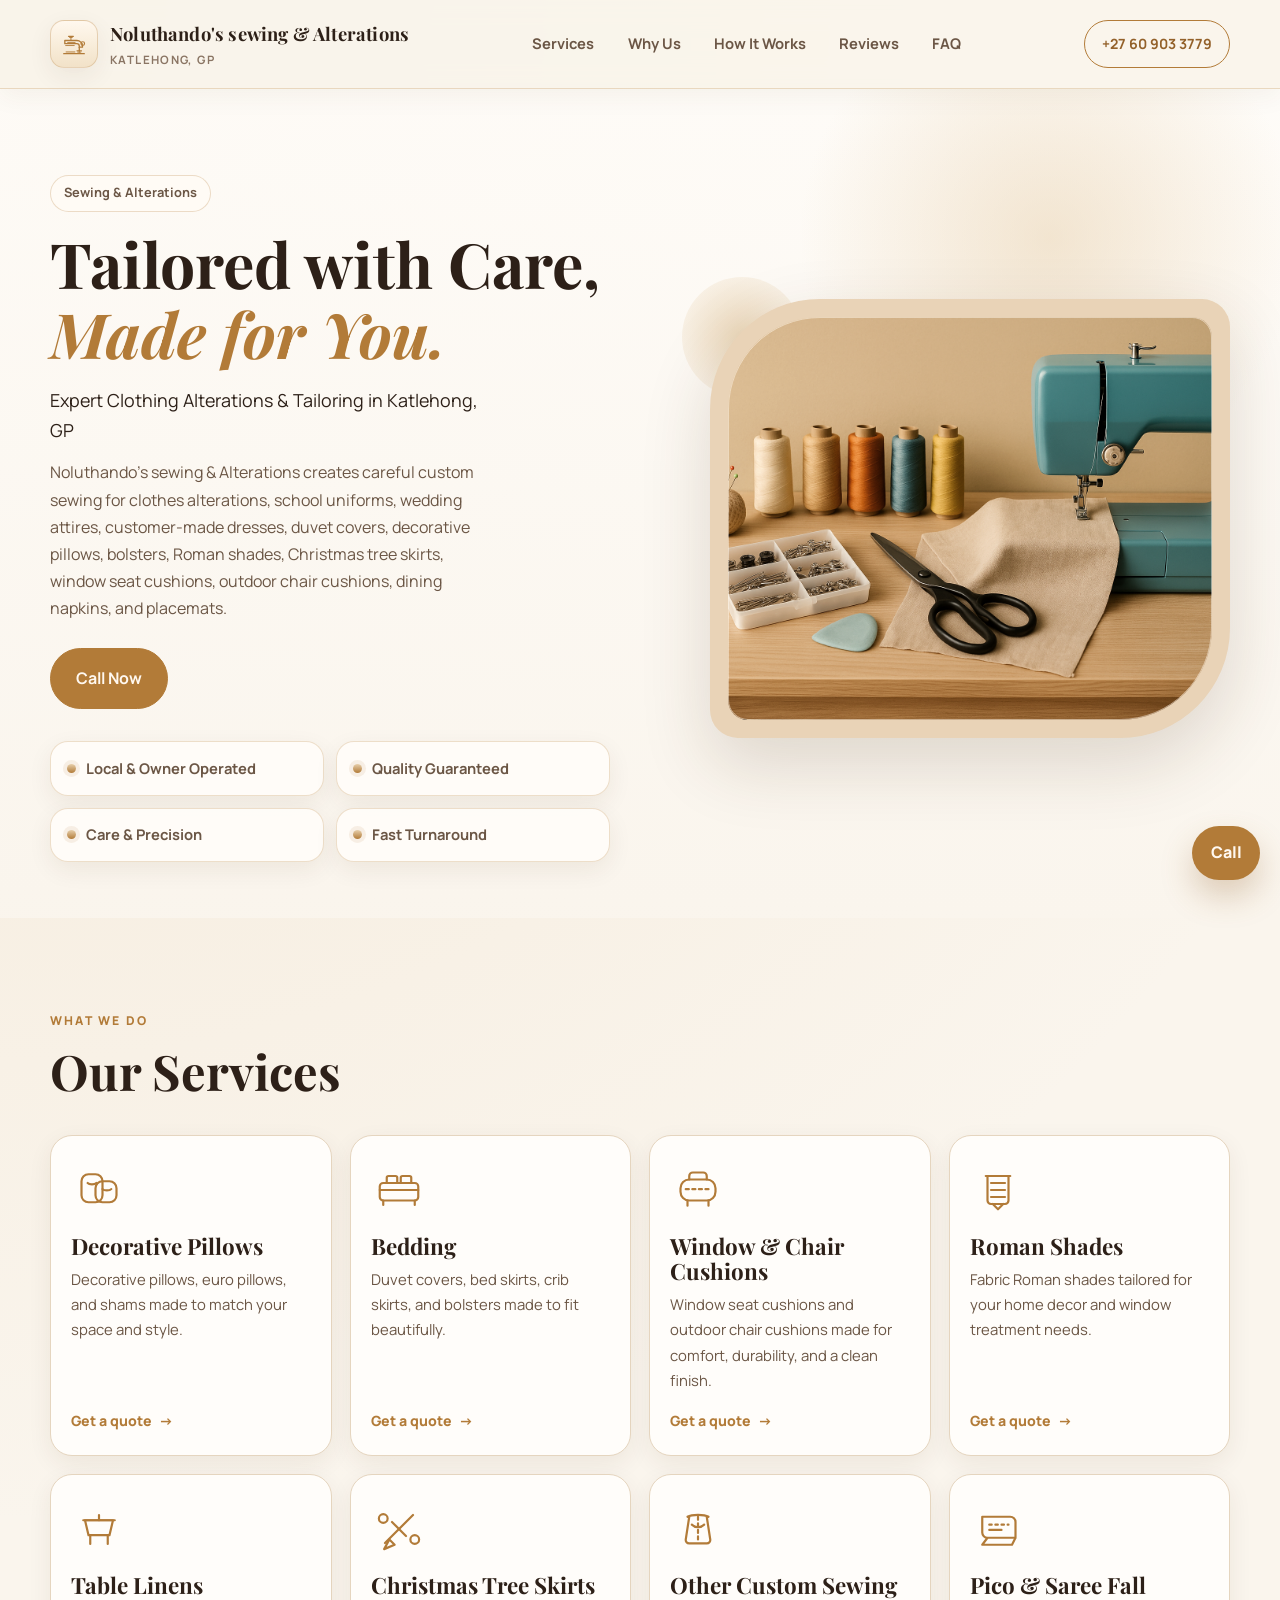
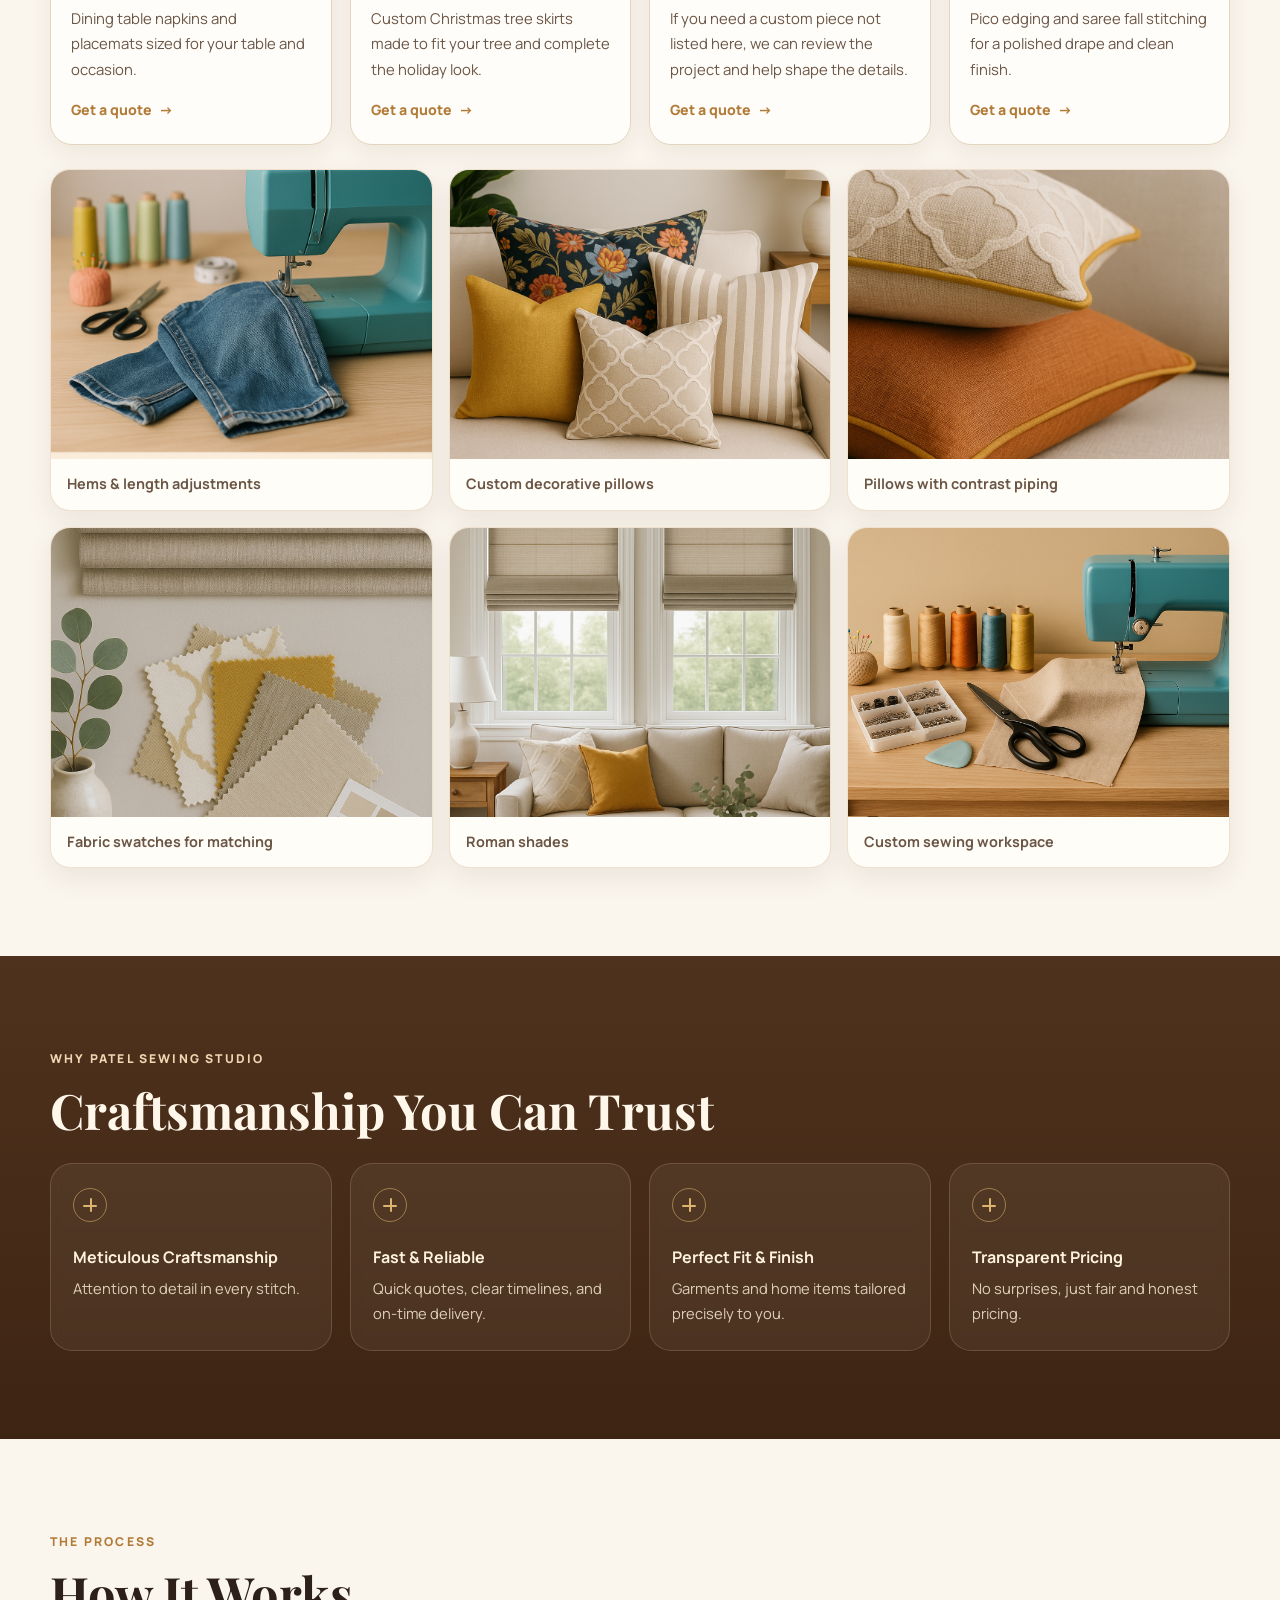
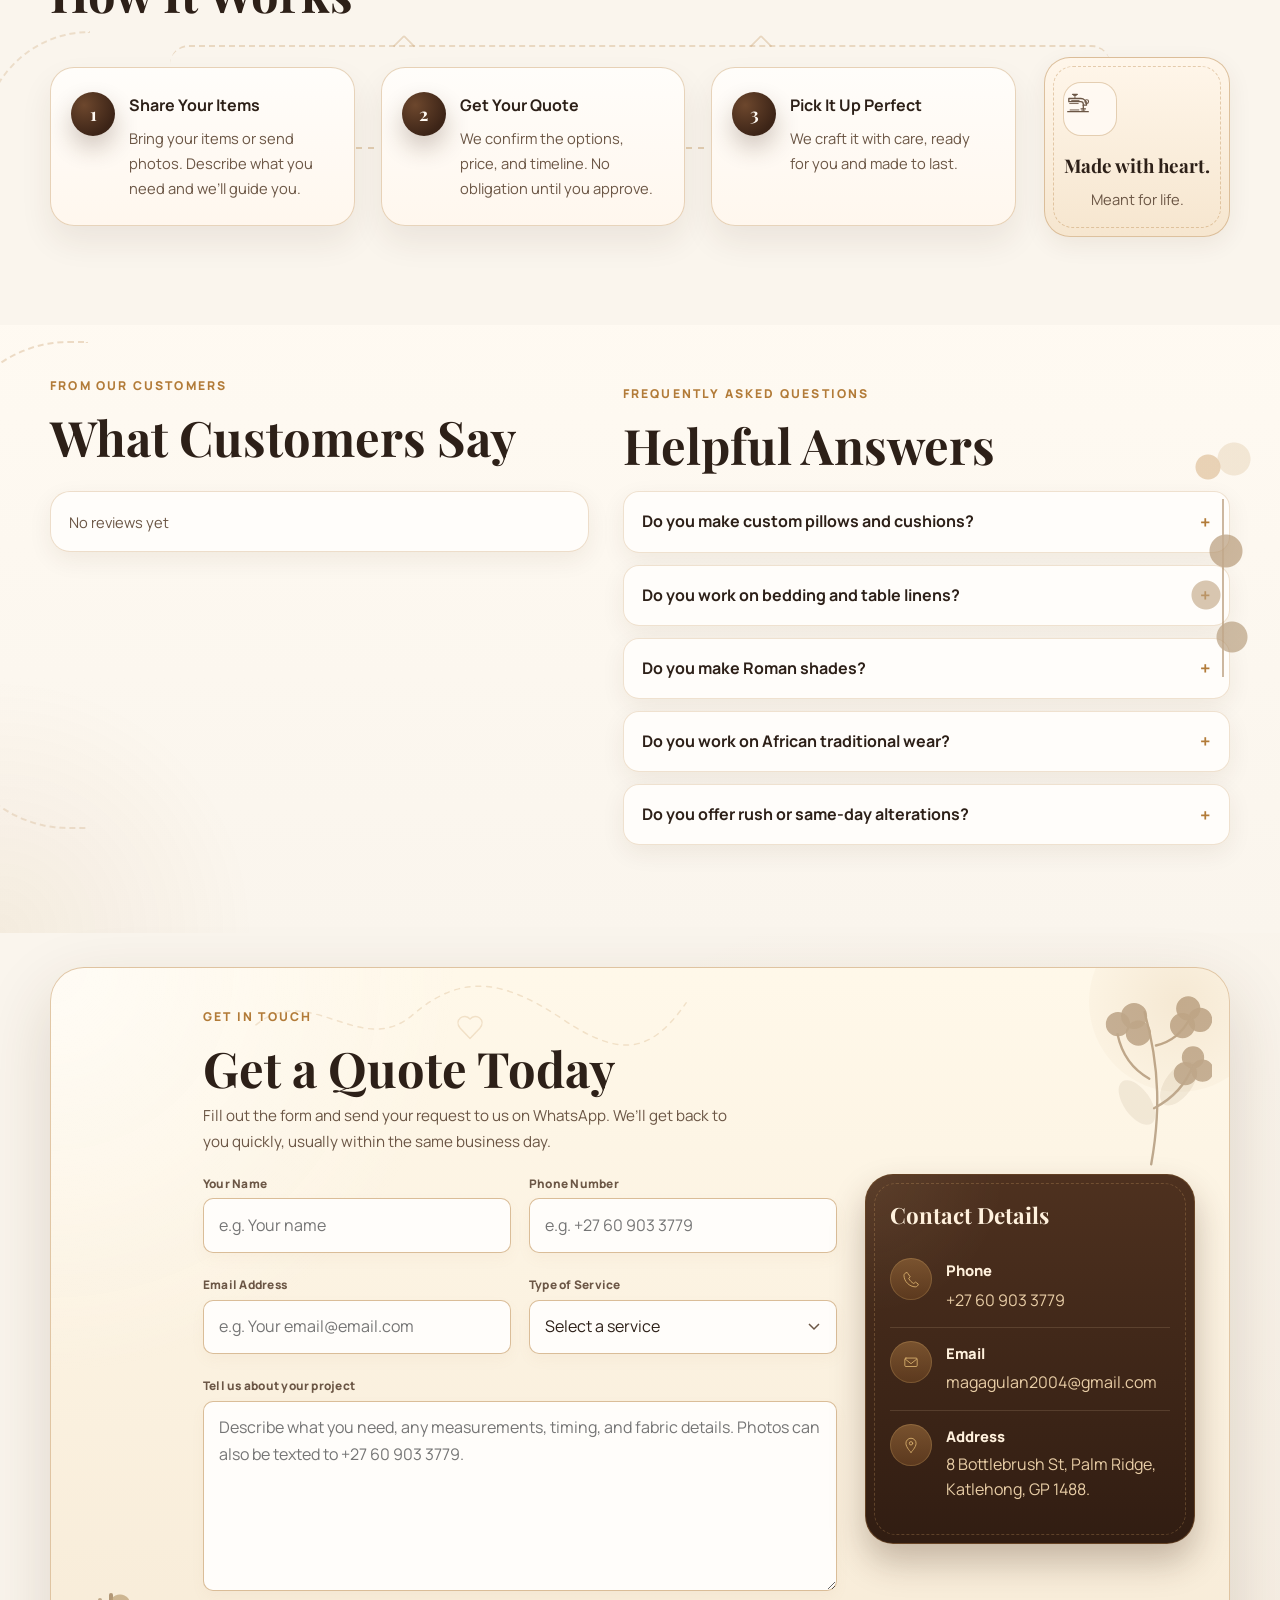
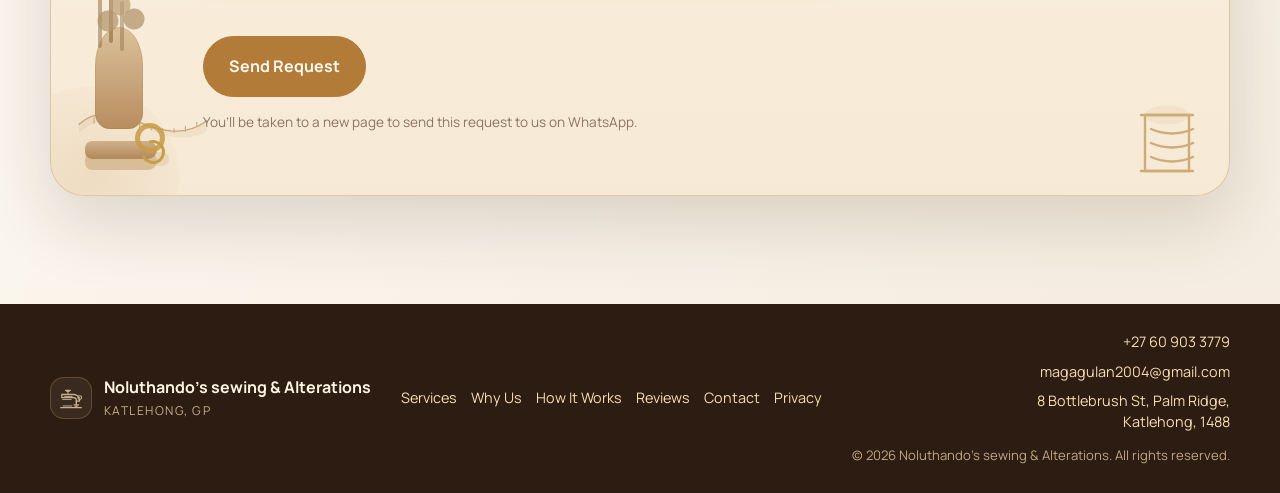
<file: index.html>
<!doctype html>
<html lang="en">

<head>
    <meta charset="utf-8">
    <meta name="viewport" content="width=device-width, initial-scale=1">
    <title>Noluthando's sewing & Alterations &amp; Custom Sewing in Katlehong, GP</title>
    <meta name="description" content="Noluthando's sewing & Alterations provides professional alterations and custom sewing in Katlehong, GP. Clothing, home decor, Indian wear, bedding, cushions, saree pico and fall, repairs, and more. Call +27 60 903 3779 or visit 8 Bottlebrush St, Palm Ridge, Katlehong, 1488.">
    <link rel="canonical" href="https://patelsewingstudio.com/">
    <meta property="og:title" content="Noluthando's sewing & Alterations &amp; Custom Sewing">
    <meta property="og:description" content="Custom sewing for clothing, home decor, and Indian wear in Katlehong, GP. Fast, precise, and local.">
    <meta property="og:type" content="website">
    <meta property="og:url" content="https://patelsewingstudio.com/">
    <meta property="og:image" content="https://patelsewingstudio.com/img/custom-sewing-workspace.png">
    <meta name="twitter:card" content="summary_large_image">
    <meta name="theme-color" content="#b27b38">
    <link rel="icon" href="data:image/svg+xml,<svg xmlns=%22http://www.w3.org/2000/svg%22 viewBox=%220 0 100 100%22><text y=%22.9em%22 font-size=%2290%22>%E2%9C%82%EF%B8%8F</text></svg>">
    <link rel="preconnect" href="https://fonts.googleapis.com">
    <link rel="preconnect" href="https://fonts.gstatic.com" crossorigin>
    <link rel="stylesheet" href="styles.css">
</head>

<body>
    <a class="skip-link" href="#main">Skip to content</a>

    <header class="site-header" role="banner" aria-label="Main header">
        <div class="wrap header-inner">
            <a class="logo" href="#" aria-label="Noluthando's sewing & Alterations home">
        <span class="logo-mark" aria-hidden="true">
          <span class="logo-icon"></span>
        </span>
        <span>
          <span class="logo-text">Noluthando's sewing & Alterations</span>
          <span class="logo-tagline">Katlehong, GP</span>
        </span>
      </a>

            <nav class="nav" role="navigation" aria-label="Primary">
                <button class="nav-toggle" aria-expanded="false" aria-controls="menu">Menu</button>
                <ul id="menu" class="menu">
                    <li><a href="#services">Services</a></li>
                    <li><a href="#why">Why Us</a></li>
                    <li><a href="#process">How It Works</a></li>
                    <li><a href="#reviews">Reviews</a></li>
                    <li><a href="#faqs">FAQ</a></li>
                    <!-- <li><a href="#contact" class="btn btn-small">Get a Free Quote</a></li> -->
                </ul>
            </nav>

            <div class="header-cta">
                <a class="btn btn-small btn-outline" href="tel:+27609033779" aria-label="Call Patel Sewing Studio at +27 60 903 3779">+27 60 903 3779</a>
            </div>
        </div>
    </header>

    <main id="main">
        <section class="hero">
            <div class="wrap hero-inner">
                <div class="hero-copy">
                    <span class="hero-eyebrow">Sewing &amp; Alterations</span>
                    <h1>Tailored with Care, <em>Made for You.</em></h1>
                    <p class="sub">Expert Clothing Alterations &amp; Tailoring in Katlehong, GP</p>
                    <p class="hero-note">Noluthando's sewing & Alterations creates careful custom sewing for clothes alterations, school uniforms, wedding attires, customer-made dresses, duvet covers, decorative pillows, bolsters, Roman shades, Christmas tree skirts, window seat cushions, outdoor chair cushions, dining
                        napkins, and placemats.</p>
                    <div class="hero-ctas">
                        <a class="btn btn-large" href="tel:+27609033779">Call Now</a>
                        <!-- <a class="btn btn-outline btn-large" href="#contact">Get a Free Quote</a> -->
                    </div>
                    <ul class="trust-badges" aria-label="Business highlights">
                        <li>Local &amp; Owner Operated</li>
                        <li>Quality Guaranteed</li>
                        <li>Care &amp; Precision</li>
                        <li>Fast Turnaround</li>
                    </ul>
                </div>

                <div class="hero-media">
                    <div class="hero-image-shell">
                        <img src="img/custom-sewing-workspace.png" alt="Sewing machine and colorful threads on a worktable" loading="eager" width="1200" height="700">
                    </div>
                </div>
            </div>
        </section>

        <section id="services" class="section">
            <div class="wrap">
                <span class="section-label">What We Do</span>
                <div class="section-heading">
                    <h2>Our Services</h2>
                    <!-- <p class="section-intro">Professional sewing for clothing, home decor, custom soft furnishings, Indian wear, and carefully tailored home projects.</p> -->
                </div>

                <div class="service-grid" role="list">
                    <article class="card service-card " role="listitem">
                        <img class="service-icon" src="icons/patel-sewing-studio/custom-pillows.svg" alt="" aria-hidden="true" width="56" height="56">
                        <h3>Decorative Pillows</h3>
                        <p>Decorative pillows, euro pillows, and shams made to match your space and style.</p>
                        <a href="#contact" class="card-cta">Get a quote</a>
                    </article>

                    <article class="card service-card " role="listitem">
                        <img class="service-icon" src="icons/patel-sewing-studio/bedding.svg" alt="" aria-hidden="true" width="56" height="56">
                        <h3>Bedding</h3>
                        <p>Duvet covers, bed skirts, crib skirts, and bolsters made to fit beautifully.</p>
                        <a href="#contact" class="card-cta">Get a quote</a>
                    </article>

                    <article class="card service-card " role="listitem">
                        <img class="service-icon" src="icons/patel-sewing-studio/indoor-outdoor-cushions.svg" alt="" aria-hidden="true" width="56" height="56">
                        <h3>Window &amp; Chair Cushions</h3>
                        <p>Window seat cushions and outdoor chair cushions made for comfort, durability, and a clean finish.</p>
                        <a href="#contact" class="card-cta">Get a quote</a>
                    </article>

                    <article class="card service-card " role="listitem">
                        <img class="service-icon" src="icons/patel-sewing-studio/faux-roman-shades.svg" alt="" aria-hidden="true" width="56" height="56">
                        <h3>Roman Shades</h3>
                        <p>Fabric Roman shades tailored for your home decor and window treatment needs.</p>
                        <a href="#contact" class="card-cta">Get a quote</a>
                    </article>

                    <article class="card service-card " role="listitem">
                        <img class="service-icon" src="icons/patel-sewing-studio/table-linens.svg" alt="" aria-hidden="true" width="56" height="56">
                        <h3>Table Linens</h3>
                        <p>Dining table napkins and placemats sized for your table and occasion.</p>
                        <a href="#contact" class="card-cta">Get a quote</a>
                    </article>

                    <article class="card service-card " role="listitem">
                        <img class="service-icon" src="icons/patel-sewing-studio/repairs-alterations.svg" alt="" aria-hidden="true" width="56" height="56">
                        <h3>Christmas Tree Skirts</h3>
                        <p>Custom Christmas tree skirts made to fit your tree and complete the holiday look.</p>
                        <a href="#contact" class="card-cta">Get a quote</a>
                    </article>

                    <article class="card service-card " role="listitem">
                        <img class="service-icon" src="icons/patel-sewing-studio/indian-traditional-repairs.svg" alt="" aria-hidden="true" width="56" height="56">
                        <h3>Other Custom Sewing</h3>
                        <p>If you need a custom piece not listed here, we can review the project and help shape the details.</p>
                        <a href="#contact" class="card-cta">Get a quote</a>
                    </article>

                    <article class="card service-card " role="listitem">
                        <img class="service-icon" src="icons/patel-sewing-studio/pico-stitch-saree-fall.svg" alt="" aria-hidden="true" width="56" height="56">
                        <h3>Pico &amp; Saree Fall</h3>
                        <p>Pico edging and saree fall stitching for a polished drape and clean finish.</p>
                        <a href="#contact" class="card-cta">Get a quote</a>
                    </article>
                </div>

                <div class="gallery" aria-label="Sample work">
                    <figure class="gallery-card">
                        <img src="img/hems-length-adjustments.png" alt="Denim jeans showing hems and length adjustments" width="420" height="280" loading="lazy">
                        <figcaption>Hems &amp; length adjustments</figcaption>
                    </figure>
                    <figure class="gallery-card">
                        <img src="img/decorative-pillows-set.png" alt="Custom decorative pillows arranged on a sofa" width="420" height="280" loading="lazy">
                        <figcaption>Custom decorative pillows</figcaption>
                    </figure>
                    <figure class="gallery-card">
                        <img src="img/custom-pillows-piping.png" alt="Pillows with contrast piping" width="420" height="280" loading="lazy">
                        <figcaption>Pillows with contrast piping</figcaption>
                    </figure>
                    <figure class="gallery-card">
                        <img src="img/roman-shades-fabric-swatches.png" alt="Fabric swatches for Roman shades and matching" width="420" height="280" loading="lazy">
                        <figcaption>Fabric swatches for matching</figcaption>
                    </figure>
                    <figure class="gallery-card">
                        <img src="img/roman-shades-living-room.png" alt="Roman shades above a living room sofa" width="420" height="280" loading="lazy">
                        <figcaption>Roman shades</figcaption>
                    </figure>
                    <figure class="gallery-card">
                        <img src="img/custom-sewing-workspace.png" alt="Sewing machine with fabric, scissors, and thread spools on a workspace table" width="420" height="280" loading="lazy">
                        <figcaption>Custom sewing workspace</figcaption>
                    </figure>
                </div>
            </div>
        </section>

        <section id="why" class="section craftsmanship-band">
            <div class="wrap">
                <span class="section-label section-label-light">Why Patel Sewing Studio</span>
                <h2>Craftsmanship You Can Trust</h2>
                <div class="benefits-grid">
                    <article class="benefit-item ">
                        <span class="benefit-mark" aria-hidden="true"></span>
                        <strong>Meticulous Craftsmanship</strong>
                        <p>Attention to detail in every stitch.</p>
                    </article>
                    <article class="benefit-item ">
                        <span class="benefit-mark" aria-hidden="true"></span>
                        <strong>Fast &amp; Reliable</strong>
                        <p>Quick quotes, clear timelines, and on-time delivery.</p>
                    </article>
                    <article class="benefit-item ">
                        <span class="benefit-mark" aria-hidden="true"></span>
                        <strong>Perfect Fit &amp; Finish</strong>
                        <p>Garments and home items tailored precisely to you.</p>
                    </article>
                    <article class="benefit-item ">
                        <span class="benefit-mark" aria-hidden="true"></span>
                        <strong>Transparent Pricing</strong>
                        <p>No surprises, just fair and honest pricing.</p>
                    </article>
                </div>
            </div>
        </section>

        <section id="process" class="section">
            <div class="wrap">
                <span class="section-label">The Process</span>
                <div class="section-heading centered">
                    <h2>How It Works</h2>
                </div>
                <div class="process-shell">
                    <span class="process-stitch process-stitch-left" aria-hidden="true"></span>
                    <span class="process-stitch process-stitch-top" aria-hidden="true"></span>
                    <ol class="steps">
                        <li>
                            <span class="step-number" aria-hidden="true">1</span>
                            <div class="step-copy">
                                <strong>Share Your Items</strong>
                                <p>Bring your items or send photos. Describe what you need and we&rsquo;ll guide you.</p>
                            </div>
                        </li>
                        <li>
                            <span class="step-number" aria-hidden="true">2</span>
                            <div class="step-copy">
                                <strong>Get Your Quote</strong>
                                <p>We confirm the options, price, and timeline. No obligation until you approve.</p>
                            </div>
                        </li>
                        <li>
                            <span class="step-number" aria-hidden="true">3</span>
                            <div class="step-copy">
                                <strong>Pick It Up Perfect</strong>
                                <p>We craft it with care, ready for you and made to last.</p>
                            </div>
                        </li>
                    </ol>
                    <aside class="process-badge " aria-hidden="true">
                        <span class="process-badge-icon">
              <span class="logo-icon"></span>
                        </span>
                        <strong>Made with heart.</strong>
                        <span>Meant for life.</span>
                    </aside>
                </div>
            </div>
        </section>

        <section id="reviews" class="section section-insights">
            <div class="wrap insights-grid">
                <div class="reviews-panel">
                    <span class="section-label">From Our Customers</span>
                    <div class="reviews-head">
                        <div>
                            <h2>What Customers Say</h2>
                            <!-- <p class="reviews-intro">Local clients trust Patel Sewing Studio for careful alterations, custom home sewing, and Indian wear finishing done with warmth and precision.</p> -->
                        </div>
                        <!-- <div class="reviews-score" aria-label="Five star customer satisfaction">
              <strong>5.0</strong>
              <span>Warm, precise service</span>
            </div> -->
                    </div>
                    <div class="testimonial-stack" role="list">
                        <blockquote class="review-card " role="listitem">
                            <!-- <div class="review-head">
                <div class="review-stars">
                  <span class="review-stars-text" aria-label="5 stars">★★★★★</span>
                  <span class="review-service">Alterations</span>
                </div>
                <footer class="review-meta">
                  <cite>— Amanda R., McKinney</cite>
                  <span>Next-day hem update</span>
                </footer>
              </div> -->
                            <!-- <p>&ldquo;Perfect hem and super fast — ready next day! Prices are fair and the finish looks factory-clean.&rdquo;</p> -->
                            <p>No reviews yet</p>
                        </blockquote>
                        <!-- <blockquote class="review-card " role="listitem">
              <div class="review-head">
                <div class="review-stars">
                  <span class="review-stars-text" aria-label="5 stars">★★★★★</span>
                  <span class="review-service">Custom Cushions</span>
                </div>
                <footer class="review-meta">
                  <cite>— Chris L., Allen</cite>
                  <span>Tailored sectional fit</span>
                </footer>
              </div>
              <p>&ldquo;Custom cushions fit my sectional exactly. Great quality fabric, very happy with the result!&rdquo;</p>
            </blockquote>
            <blockquote class="review-card " role="listitem">
              <div class="review-head">
                <div class="review-stars">
                  <span class="review-stars-text" aria-label="5 stars">★★★★★</span>
                  <span class="review-service">Indian Wear</span>
                </div>
                <footer class="review-meta">
                  <cite>— Neha P., McKinney</cite>
                  <span>Pico &amp; fall finishing</span>
                </footer>
              </div>
              <p>&ldquo;Beautiful saree pico &amp; fall — the drape is just perfect. Highly recommend for Indian wear!&rdquo;</p>
            </blockquote> -->
                    </div>
                </div>

                <div id="faqs" class="faq-panel">
                    <span class="section-label">Frequently Asked Questions</span>
                    <h2>Helpful Answers</h2>
                    <div class="faq-list">
                        <details>
                            <summary>Do you make custom pillows and cushions?</summary>
                            <p>Yes. We make custom pillows, lumbar pillows, indoor cushions, outdoor cushions, and soft furnishings based on your fabric, size, and style needs.</p>
                        </details>
                        <details>
                            <summary>Do you work on bedding and table linens?</summary>
                            <p>Yes. We work on bedspreads, duvet covers, bolsters, decorative shams, tablecloths, runners, and other custom home decor sewing projects.</p>
                        </details>
                        <details>
                            <summary>Do you make Roman shades?</summary>
                            <p>Yes. We can create Roman shades and fabric window treatments. Please share your measurements, fabric details, and style preference for a quote.</p>
                        </details>
                        <details>
                            <summary>Do you work on African traditional wear?</summary>
                            <p>Yes. We offer African traditional repairs and alterations, including xibelani, isidwaba, umbhaco, isiphephetu, mokorotlo, seshoeshoe, nwenda.</p>
                        </details>
                        <details>
                            <summary>Do you offer rush or same-day alterations?</summary>
                            <p>Same-day alterations may be available depending on the type of repair, fabric, and current workload. Please contact us with your item details and timeline so we can confirm availability.</p>
                        </details>
                    </div>
                </div>
            </div>
        </section>

        <section id="contact" class="section contact-section">
            <div class="wrap contact-shell">
                <span class="contact-decor contact-stitch decor-svg-stitch" aria-hidden="true"></span>
                <span class="contact-decor contact-measure decor-svg-measure" aria-hidden="true"></span>
                <span class="contact-decor contact-cotton decor-svg-cotton" aria-hidden="true"></span>
                <span class="contact-decor contact-spool decor-svg-spool" aria-hidden="true"></span>
                <div class="contact-header">
                    <span class="section-label">Get in Touch</span>
                    <h2>Get a Quote Today</h2>
                    <p class="section-intro">Fill out the form and send your request to us on WhatsApp. We&rsquo;ll get back to you quickly, usually within the same business day.</p>
                </div>

                <div class="contact-grid">
                    <div class="contact-form-shell">
                        <div class="contact-props" aria-hidden="true">
                            <span class="prop-vase"></span>
                            <span class="prop-books"></span>
                            <span class="prop-tape"></span>
                        </div>
                        <div class="quote-form-frame">
                            <form id="quoteForm" class="quote-form" action="send-request.html" method="get" novalidate aria-label="Quote request form">
                                <div class="quote-fields">
                                    <div class="field-group">
                                        <label for="name">Your Name</label>
                                        <input id="name" name="name" autocomplete="name" maxlength="120" required placeholder="e.g. Your name">
                                        <p class="field-error" id="nameError" aria-live="polite"></p>
                                    </div>
                                    <div class="field-group">
                                        <label for="phone">Phone Number</label>
                                        <input id="phone" name="phone" type="tel" inputmode="tel" autocomplete="tel" maxlength="30" placeholder="e.g. +27 60 903 3779">
                                        <p class="field-error" id="phoneError" aria-live="polite"></p>
                                    </div>
                                    <div class="field-group">
                                        <label for="email">Email Address</label>
                                        <input id="email" name="email" type="email" autocomplete="email" maxlength="254" placeholder="e.g. Your email@email.com">
                                        <p class="field-error" id="emailError" aria-live="polite"></p>
                                    </div>
                                    <div class="field-group">
                                        <label for="service">Type of Service</label>
                                        <select id="service" name="service" maxlength="120">
                      <option value="">Select a service</option>
                      <option>Decorative Pillows</option>
                      <option>Euro Pillows</option>
                      <option>Shams</option>
                      <option>Bedding</option>
                      <option>African traditional wear</option>
                      <option>Bed Skirts</option>
                      <option>Crib Skirts</option>
                      <option>Roman Shades</option>
                      <option>Christmas Tree Skirts</option>
                      <option>Window Seat Cushions</option>
                      <option>Outdoor Chair Cushions</option>
                      <option>Dining Table Napkins</option>
                      <option>Dining Table Placemats</option>
                      <option>Pico Stitch / Saree Fall Stitching</option>
                      <option>Other / Not Sure</option>
                    </select>
                                    </div>
                                    <div class="field-group field-span-2">
                                        <label for="message">Tell us about your project</label>
                                        <textarea id="message" name="message" rows="6" maxlength="4000" required placeholder="Describe what you need, any measurements, timing, and fabric details. Photos can also be texted to +27 60 903 3779."></textarea>
                                        <p class="field-error" id="messageError" aria-live="polite"></p>
                                    </div>
                                </div>

                                <div class="form-actions">
                                    <button class="btn btn-large" type="submit">Send Request</button>
                                    <p class="form-hint">You&rsquo;ll be taken to a new page to send this request to us on WhatsApp.</p>
                                    <p class="form-note" id="formStatus" role="status" aria-live="polite"></p>
                                </div>
                            </form>
                        </div>
                    </div>
                    <aside class="contact-info-card " aria-label="Contact details">
                        <h3>Contact Details</h3>
                        <ul class="contact-list">
                            <li>
                                <span class="contact-icon-card" aria-hidden="true">
                  <span class="quick-icon-mark icon-svg-phone" aria-hidden="true"></span>
                                </span>
                                <div class="contact-copy">
                                    <span class="contact-label">Phone</span>
                                    <a href="tel:+27609033779" aria-label="Call Patel Sewing Studio at +27 60 903 3779">+27 60 903 3779</a>
                                </div>
                            </li>
                            <li>
                                <span class="contact-icon-card" aria-hidden="true">
                  <span class="quick-icon-mark icon-svg-email" aria-hidden="true"></span>
                                </span>
                                <div class="contact-copy">
                                    <span class="contact-label">Email</span>
                                    <a href="mailto:magagulan2004@gmail.com" aria-label="Email Patel Sewing Studio at magagulan2004@gmail.com">magagulan2004@gmail.com</a>
                                </div>
                            </li>
                            <li>
                                <span class="contact-icon-card" aria-hidden="true">
                  <span class="quick-icon-mark icon-svg-location" aria-hidden="true"></span>
                                </span>
                                <div class="contact-copy">
                                    <span class="contact-label">Address</span>
                                    <a href="https://share.google/HpDAgYi86PDlcYdoL" target="_blank" rel="noopener" aria-label="Open Patel Sewing Studio location at 8 Bottlebrush St, Palm Ridge, Katlehong, 1488 in Google Maps. Opens in a new tab.">
                    <span>8 Bottlebrush St, Palm Ridge, Katlehong, GP 1488.</span>
                    <span></span>
                  </a>
                                </div>
                            </li>
                        </ul>
                    </aside>
                </div>
            </div>
        </section>
    </main>

    <footer class="site-footer">
        <div class="wrap footer-inner">
            <div class="footer-brand">
                <span class="logo-mark footer-logo" aria-hidden="true">
          <span class="logo-icon"></span>
                </span>
                <div>
                    <strong>Noluthando's sewing & Alterations</strong>
                    <span>Katlehong, GP</span>
                </div>
            </div>

            <nav class="footer-nav" aria-label="Footer">
                <a href="#services">Services</a>
                <a href="#why">Why Us</a>
                <a href="#process">How It Works</a>
                <a href="#reviews">Reviews</a>
                <a href="#contact">Contact</a>
                <a href="#" id="privacy-link">Privacy</a>
            </nav>

            <div class="footer-meta">
                <a href="tel:+27609033779" aria-label="Call Noluthando's sewing & Alterations at +27 60 903 3779">+27 60 903 3779</a>
                <a href="mailto:magagulan2004@gmail.com" aria-label="Email Noluthando's sewing & Alterations at magagulan2004@gmail.com">magagulan2004@gmail.com</a>
                <a href="https://share.google/HpDAgYi86PDlcYdoL" target="_blank" rel="noopener" class="footer-address" aria-label="Open Patel Sewing Studio location at 8 Bottlebrush St, Palm Ridge, Katlehong, 1488 in Google Maps. Opens in a new tab.">8 Bottlebrush St, Palm Ridge, Katlehong, 1488</a>
                <p class="footer-copy">© <span id="year"></span> Noluthando's sewing & Alterations. All rights reserved.</p>
            </div>
        </div>
    </footer>

    <a class="floating-call" href="tel:+27609033779" aria-label="Call Noluthando's sewing & Alterations at +27 60 903 3779">Call</a>
    <button id="scrollTop" aria-label="Scroll to top">↑</button>

    <script type="application/ld+json">
        {
            "@context": "https://schema.org",
            "@type": "LocalBusiness",
            "name": "Noluthando's sewing & Alterations",
            "image": "https://patelsewingstudio.com/img/custom-sewing-workspace.png",
            "telephone": "+27 60 903 3779",
            "email": "magagulan2004@gmail.com",
            "address": {
                "@type": "PostalAddress",
                "streetAddress": "8 Bottlebrush St, Palm Ridge, Katlehong.",
                "addressLocality": "Katlehong",
                "addressRegion": "GP",
                "postalCode": "1488",
                "addressCountry": "ZA"
            },
            "hasMap": "https://www.bing.com/maps/search?mepi=57%7E%7EEmbedded%7ELargeMapLink&ty=18&v=2&sV=1&FORM=MIRE&q=8+Bottlebrush+Street%2C+Palm+Ridge%2C+Katlehong%2C+1458&ppois=-26.3909759_28.1461262_8+Bottlebrush+Street%2C+Palm+Ridge%2C+Katlehong%2C+1458_%7E&cp=-26.390976%7E28.146126&lvl=16&style=r",
            "url": "https://patelsewingstudio.com/",
            "sameAs": []
        }
    </script>

    <script src="script.js" defer></script>
</body>

</html>
</file>
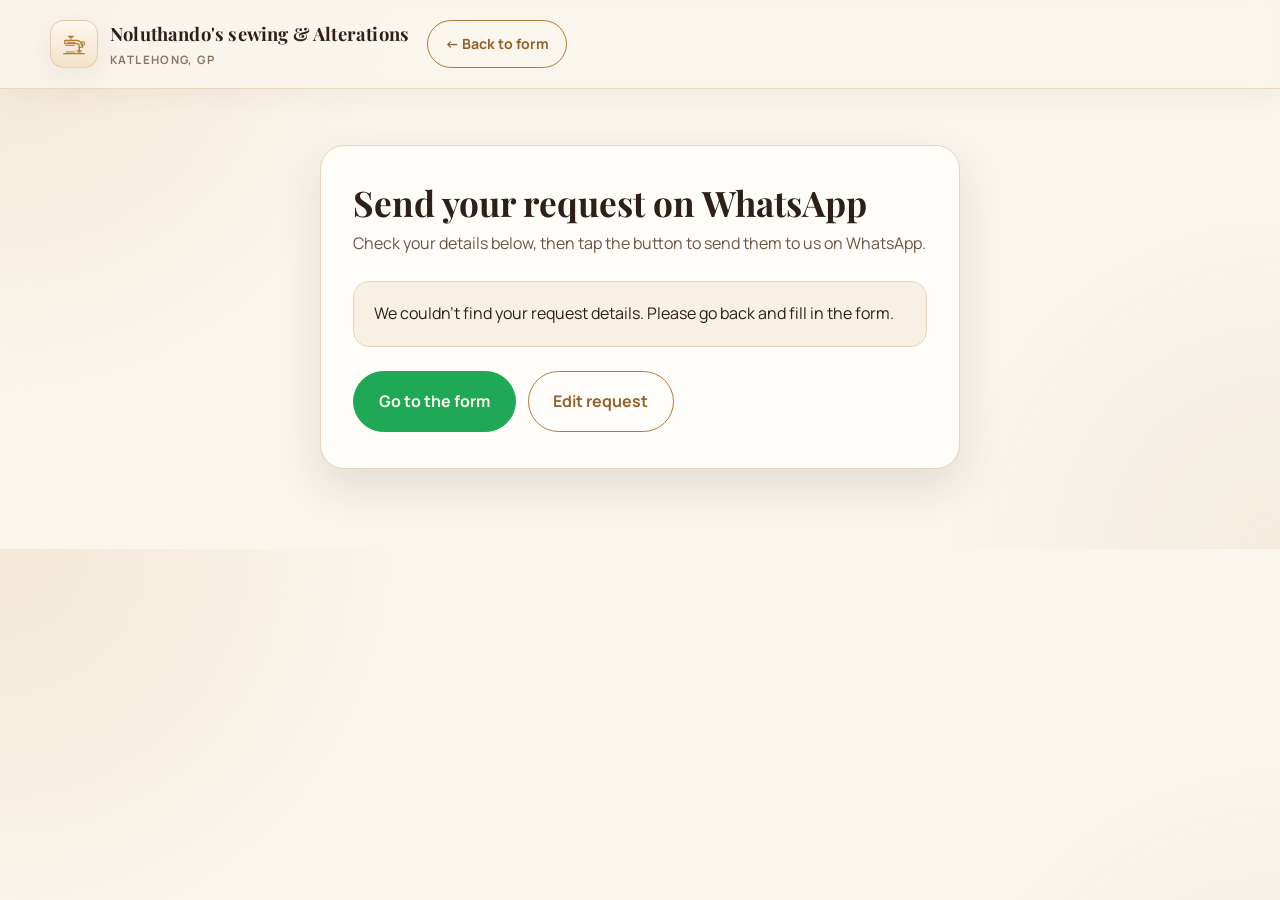
<file: send-request.html>
<!doctype html>
<html lang="en">

<head>
    <meta charset="utf-8">
    <meta name="viewport" content="width=device-width, initial-scale=1">
    <meta name="robots" content="noindex">
    <title>Send Your Request on WhatsApp | Noluthando's sewing &amp; Alterations</title>
    <meta name="theme-color" content="#b27b38">
    <link rel="stylesheet" href="styles.css">
</head>

<body>
    <header class="site-header" role="banner">
        <div class="wrap header-inner">
            <a class="logo" href="index.html" aria-label="Noluthando's sewing & Alterations home">
                <span class="logo-mark" aria-hidden="true"><span class="logo-icon"></span></span>
                <span>
                    <span class="logo-text">Noluthando's sewing &amp; Alterations</span>
                    <span class="logo-tagline">Katlehong, GP</span>
                </span>
            </a>
            <div class="header-cta">
                <a class="btn btn-small btn-outline" href="index.html#contact">&larr; Back to form</a>
            </div>
        </div>
    </header>

    <main class="request-page">
        <div class="wrap">
            <section class="request-card" aria-labelledby="req-title">
                <h1 id="req-title">Send your request on WhatsApp</h1>
                <p class="request-sub">Check your details below, then tap the button to send them to us on WhatsApp.</p>

                <dl class="request-summary" id="summary"></dl>

                <div class="request-actions">
                    <a class="btn btn-large btn-whatsapp" id="waButton" href="#" target="_blank" rel="noopener">Send on WhatsApp</a>
                    <a class="btn btn-large btn-outline" href="index.html#contact">Edit request</a>
                </div>
                <p class="request-note" id="requestNote">WhatsApp will open with your message already written. Just press send. You can also attach photos of your items in the chat.</p>
            </section>
        </div>
    </main>

    <script>
        (function () {
            var WHATSAPP_NUMBER = '27609033779'; // +27 60 903 3779
            var params = new URLSearchParams(window.location.search);
            var get = function (k) { return (params.get(k) || '').trim(); };

            var data = {
                name: get('name'),
                phone: get('phone'),
                email: get('email'),
                service: get('service'),
                message: get('message')
            };

            var summary = document.getElementById('summary');
            var button = document.getElementById('waButton');
            var note = document.getElementById('requestNote');

            if (!data.name || !data.message) {
                summary.innerHTML = '';
                var p = document.createElement('p');
                p.textContent = 'We couldn’t find your request details. Please go back and fill in the form.';
                summary.appendChild(p);
                button.textContent = 'Go to the form';
                button.removeAttribute('target');
                button.href = 'index.html#contact';
                note.hidden = true;
                return;
            }

            var rows = [
                ['Name', data.name],
                ['Phone', data.phone],
                ['Email', data.email],
                ['Service', data.service],
                ['Project details', data.message]
            ];
            rows.forEach(function (row) {
                if (!row[1]) return;
                var dt = document.createElement('dt');
                var dd = document.createElement('dd');
                dt.textContent = row[0];
                dd.textContent = row[1];
                summary.appendChild(dt);
                summary.appendChild(dd);
            });

            var lines = [
                'Hello Noluthando’s Sewing & Alterations, I’d like to request a quote.',
                '',
                'Name: ' + data.name
            ];
            if (data.phone) lines.push('Phone: ' + data.phone);
            if (data.email) lines.push('Email: ' + data.email);
            if (data.service) lines.push('Service: ' + data.service);
            lines.push('', 'Details:', data.message);

            button.href = 'https://wa.me/' + WHATSAPP_NUMBER + '?text=' + encodeURIComponent(lines.join('\n'));
        })();
    </script>
</body>

</html>
</file>
<file: styles.css>
@import url('https://fonts.googleapis.com/css2?family=Playfair+Display:ital,wght@0,600;0,700;0,800;1,600&family=Manrope:wght@400;500;600;700&display=swap');
:root {
    --bg: #faf5ed;
    --bg-soft: #f3eadc;
    --surface: #fffdfa;
    --surface-soft: #f8f0e4;
    --border: #e5d5bf;
    --border-strong: #d4b389;
    --text: #2d2018;
    --text-soft: #6b5645;
    --text-muted: #8a7564;
    --accent: #b27b38;
    --accent-deep: #93612a;
    --accent-pale: #e7cfab;
    --band: #5d3c22;
    --band-deep: #472c18;
    --radius-sm: 16px;
    --radius-md: 24px;
    --radius-lg: 42px;
    --shadow-sm: 0 8px 24px rgba(67, 42, 20, 0.07);
    --shadow-md: 0 18px 45px rgba(67, 42, 20, 0.12);
    --shadow-lg: 0 26px 70px rgba(67, 42, 20, 0.16);
    --transition: 0.28s ease;
}

*,
*::before,
*::after {
    box-sizing: border-box;
}

html {
    scroll-behavior: smooth;
}

body {
    margin: 0;
    min-width: 320px;
    font: 16px/1.7 "Manrope", "Segoe UI", sans-serif;
    color: var(--text);
    background: radial-gradient(circle at top left, rgba(231, 207, 171, 0.35), transparent 28%), radial-gradient(circle at bottom right, rgba(178, 123, 56, 0.08), transparent 24%), var(--bg);
}

img {
    display: block;
    max-width: 100%;
    height: auto;
}

a {
    color: var(--accent-deep);
    text-decoration: none;
}

a:hover,
a:focus-visible {
    text-decoration: underline;
}

.wrap {
    width: min(1180px, calc(100% - 40px));
    margin-inline: auto;
}

.section {
    padding: 88px 0;
}

h1,
h2,
h3 {
    margin: 0 0 0.5rem;
    font-family: "Playfair Display", Georgia, serif;
    line-height: 1.12;
    color: var(--text);
}

h1 {
    font-size: clamp(2.7rem, 6vw, 3.9rem);
}

h2 {
    font-size: clamp(2rem, 4vw, 3.05rem);
}

h3 {
    font-size: clamp(1.15rem, 2vw, 1.4rem);
}

p {
    margin: 0;
}

.section-heading {
    display: flex;
    justify-content: space-between;
    gap: 24px;
    align-items: end;
    margin-bottom: 28px;
}

.section-heading.centered {
    display: block;
    text-align: start;
}

.section-label {
    display: inline-block;
    margin-bottom: 0.8rem;
    font-size: 0.76rem;
    font-weight: 800;
    letter-spacing: 0.18em;
    text-transform: uppercase;
    color: var(--accent);
}

.section-label-light {
    color: #f1d7b2;
}

.section-intro {
    max-width: 52ch;
    color: var(--text-soft);
    font-size: 1rem;
}

.skip-link {
    position: absolute;
    left: -9999px;
    top: auto;
}

.skip-link:focus {
    left: 16px;
    top: 16px;
    z-index: 999;
    background: #fff;
    color: var(--text);
    padding: 0.7rem 0.9rem;
    border-radius: 10px;
    border: 1px solid var(--border-strong);
}

.btn {
    display: inline-flex;
    align-items: center;
    justify-content: center;
    gap: 10px;
    border: 1.5px solid var(--accent);
    border-radius: 999px;
    background: var(--accent);
    color: #fff8f0;
    padding: 0.9rem 1.45rem;
    font: inherit;
    font-size: 0.95rem;
    font-weight: 700;
    cursor: pointer;
    transition: transform var(--transition), box-shadow var(--transition), background var(--transition), border-color var(--transition);
}

.btn:hover,
.btn:focus-visible {
    background: var(--accent-deep);
    border-color: var(--accent-deep);
    box-shadow: 0 14px 30px rgba(146, 97, 42, 0.24);
    transform: translateY(-1px);
    text-decoration: none;
}

.btn-outline {
    background: transparent;
    color: var(--accent-deep);
}

.btn-outline:hover,
.btn-outline:focus-visible {
    color: #fff8f0;
}

.btn-small {
    padding: 0.72rem 1.05rem;
    font-size: 0.88rem;
}

.btn-large {
    padding: 1rem 1.55rem;
    font-size: 1rem;
}

.site-header {
    position: sticky;
    top: 0;
    z-index: 100;
    backdrop-filter: blur(14px);
    background: rgba(250, 245, 237, 0.9);
    border-bottom: 1px solid rgba(212, 179, 137, 0.45);
    box-shadow: 0 8px 24px rgba(79, 56, 29, 0.05);
}

.header-inner {
    display: grid;
    grid-template-columns: auto 1fr auto;
    align-items: center;
    gap: 18px;
    min-height: 88px;
}

.logo {
    display: inline-flex;
    align-items: center;
    gap: 12px;
    color: var(--text);
    text-decoration: none;
}

.logo-mark {
    display: inline-grid;
    place-items: center;
    width: 48px;
    height: 48px;
    border-radius: 14px;
    background: linear-gradient(180deg, #fff8ee 0%, #f2e2c8 100%);
    border: 1px solid rgba(212, 179, 137, 0.55);
    box-shadow: var(--shadow-sm);
}

.logo-icon {
    width: 28px;
    height: 28px;
    color: var(--accent);
    display: inline-flex;
    align-items: center;
    justify-content: center;
    flex-shrink: 0;
    background-color: currentColor;
    -webkit-mask: url("icons/patel-sewing-studio/sewing-machine-icon.svg") center / contain no-repeat;
    mask: url("icons/patel-sewing-studio/sewing-machine-icon.svg") center / contain no-repeat;
}

.logo-text {
    display: block;
    font-family: "Playfair Display", Georgia, serif;
    font-size: 1.15rem;
    font-weight: 700;
    letter-spacing: 0.01em;
}

.logo-tagline {
    display: block;
    margin-top: 0.05rem;
    font-size: 0.72rem;
    font-weight: 700;
    letter-spacing: 0.12em;
    text-transform: uppercase;
    color: var(--text-muted);
}

.nav {
    justify-self: center;
    position: relative;
}

.menu {
    display: flex;
    align-items: center;
    gap: 6px;
    list-style: none;
    margin: 0;
    padding: 0;
}

.menu a {
    display: inline-block;
    padding: 0.55rem 0.85rem;
    border-radius: 999px;
    color: var(--text-soft);
    font-size: 0.92rem;
    font-weight: 700;
    transition: background var(--transition), color var(--transition);
}

.menu a:hover,
.menu a:focus-visible,
.menu a.active {
    background: rgba(178, 123, 56, 0.12);
    color: var(--accent-deep);
    text-decoration: none;
}

.menu .btn {
    display: none;
}

.nav-toggle {
    display: none;
    border: 1px solid var(--border-strong);
    background: var(--surface);
    color: var(--text);
    padding: 0.7rem 0.95rem;
    border-radius: 12px;
    font: inherit;
    font-weight: 700;
    cursor: pointer;
}

.header-cta {
    display: flex;
    align-items: center;
    gap: 10px;
}

.hero {
    position: relative;
    padding: 44px 0 28px;
    overflow: hidden;
}

.hero::before {
    content: "";
    position: absolute;
    inset: 0;
    background: radial-gradient(circle at 82% 18%, rgba(231, 207, 171, 0.5), transparent 20%), linear-gradient(180deg, rgba(255, 253, 250, 0.88), rgba(250, 245, 237, 0.96));
    pointer-events: none;
}

.hero-inner {
    position: relative;
    z-index: 1;
    display: grid;
    grid-template-columns: minmax(0, 1fr) minmax(360px, 520px);
    align-items: center;
    gap: 42px;
    padding: 42px 0 28px;
}

.hero-copy {
    max-width: 560px;
}

.hero-eyebrow {
    display: inline-flex;
    align-items: center;
    padding: 0.4rem 0.8rem;
    margin-bottom: 1.1rem;
    border-radius: 999px;
    border: 1px solid rgba(178, 123, 56, 0.25);
    background: rgba(255, 251, 245, 0.92);
    color: var(--text-soft);
    font-size: 0.8rem;
    font-weight: 700;
}

.hero-copy h1 em {
    display: block;
    font-style: italic;
    color: var(--accent);
}

.sub {
    margin-top: 1rem;
    font-size: 1.12rem;
    color: var(--text);
    max-width: 41ch;
}

.hero-note {
    margin-top: 0.85rem;
    color: var(--text-soft);
    max-width: 44ch;
}

.hero-ctas {
    display: flex;
    flex-wrap: wrap;
    gap: 12px;
    margin-top: 1.6rem;
}

.trust-badges {
    display: grid;
    grid-template-columns: repeat(2, minmax(0, 1fr));
    gap: 12px;
    list-style: none;
    padding: 0;
    margin: 2rem 0 0;
}

.trust-badges li {
    display: flex;
    align-items: center;
    gap: 10px;
    padding: 0.85rem 1rem;
    border-radius: 18px;
    background: rgba(255, 253, 250, 0.88);
    border: 1px solid rgba(212, 179, 137, 0.42);
    color: var(--text-soft);
    box-shadow: var(--shadow-sm);
    font-size: 0.92rem;
    font-weight: 700;
}

.trust-badges li::before {
    content: "";
    width: 9px;
    height: 9px;
    border-radius: 50%;
    background: linear-gradient(180deg, var(--accent-pale), var(--accent));
    box-shadow: 0 0 0 4px rgba(178, 123, 56, 0.1);
    flex: 0 0 auto;
}

.hero-media {
    position: relative;
}

.hero-media::before {
    content: "";
    position: absolute;
    top: -22px;
    left: -28px;
    width: 120px;
    height: 120px;
    border-radius: 50%;
    background: radial-gradient(circle, rgba(231, 207, 171, 0.78), rgba(231, 207, 171, 0));
}

.hero-image-shell {
    position: relative;
    overflow: hidden;
    border-radius: 110px 28px 110px 28px;
    background: #e9d3b7;
    padding: 18px;
    box-shadow: var(--shadow-lg);
}

.hero-image-shell::after {
    content: "";
    position: absolute;
    inset: 18px;
    border: 1px solid rgba(255, 248, 236, 0.5);
    border-radius: 92px 20px 92px 20px;
    pointer-events: none;
}

.hero-image-shell img {
    width: 100%;
    aspect-ratio: 1.2 / 1;
    object-fit: cover;
    border-radius: 92px 20px 92px 20px;
    filter: saturate(0.94) sepia(0.09) contrast(1.01);
}

.service-grid {
    display: grid;
    grid-template-columns: repeat(4, minmax(0, 1fr));
    gap: 18px;
    align-items: stretch;
}

.card {
    background: var(--surface);
    border: 1px solid var(--border);
    border-radius: 22px;
    box-shadow: var(--shadow-sm);
}

.service-card {
    display: flex;
    flex-direction: column;
    height: 100%;
    padding: 26px 20px 22px;
    transition: transform var(--transition), box-shadow var(--transition), border-color var(--transition);
}

.service-card:hover,
.service-card:focus-within {
    transform: translateY(-4px);
    box-shadow: var(--shadow-md);
    border-color: var(--border-strong);
}

.service-icon {
    width: 56px;
    height: 56px;
    margin-bottom: 1rem;
}

.service-card p {
    flex: 1;
    color: var(--text-soft);
    font-size: 0.93rem;
    min-height: 0;
}

.card-cta {
    display: inline-flex;
    align-items: center;
    gap: 7px;
    margin-top: 1rem;
    color: var(--accent);
    font-size: 0.88rem;
    font-weight: 800;
}

.card-cta::after {
    content: "→";
    transition: transform var(--transition);
}

.card-cta:hover::after,
.card-cta:focus-visible::after {
    transform: translateX(3px);
}

.gallery {
    display: grid;
    grid-template-columns: repeat(3, minmax(0, 1fr));
    gap: 16px;
    margin-top: 24px;
}

.gallery-card {
    margin: 0;
    overflow: hidden;
    border-radius: 20px;
    border: 1px solid rgba(212, 179, 137, 0.38);
    background: #fffdf8;
    box-shadow: 0 10px 28px rgba(67, 42, 20, 0.08);
    display: flex;
    flex-direction: column;
    transition: transform var(--transition), box-shadow var(--transition), border-color var(--transition);
}

.gallery-card:hover,
.gallery-card:focus-within {
    transform: translateY(-3px);
    box-shadow: 0 18px 36px rgba(67, 42, 20, 0.14);
    border-color: rgba(212, 179, 137, 0.68);
}

.gallery-card img {
    width: 100%;
    aspect-ratio: 1.08 / 0.82;
    object-fit: cover;
}

.gallery-card figcaption {
    padding: 0.95rem 1rem 1rem;
    font-size: 0.9rem;
    font-weight: 700;
    color: var(--text-soft);
    line-height: 1.35;
}

.craftsmanship-band {
    background: linear-gradient(180deg, rgba(78, 50, 29, 0.98), rgba(61, 36, 18, 0.98)), var(--band);
    color: #fff7ea;
}

.craftsmanship-band h2 {
    color: #fff7ea;
}

.benefits-grid {
    display: grid;
    grid-template-columns: repeat(4, minmax(0, 1fr));
    gap: 18px;
    margin-top: 1.6rem;
}

.benefit-item {
    padding: 24px 22px;
    border-radius: 22px;
    border: 1px solid rgba(241, 215, 178, 0.18);
    background: rgba(255, 248, 235, 0.06);
    backdrop-filter: blur(5px);
}

.benefit-mark {
    display: inline-block;
    width: 34px;
    height: 34px;
    margin-bottom: 0.85rem;
    border-radius: 50%;
    border: 1px solid rgba(221, 180, 111, 0.55);
    position: relative;
}

.benefit-mark::before,
.benefit-mark::after {
    content: "";
    position: absolute;
    background: #ddb46f;
    border-radius: 999px;
}

.benefit-mark::before {
    width: 14px;
    height: 2px;
    top: 16px;
    left: 9px;
}

.benefit-mark::after {
    width: 2px;
    height: 14px;
    top: 9px;
    left: 16px;
}

.benefit-item strong {
    display: block;
    margin-bottom: 0.35rem;
    font-size: 1rem;
    color: #fff2de;
}

.benefit-item p {
    color: rgba(255, 242, 222, 0.82);
    font-size: 0.92rem;
}

.steps {
    display: grid;
    grid-template-columns: repeat(3, minmax(0, 1fr));
    gap: 26px;
    list-style: none;
    margin: 0;
    padding: 0;
}

.process-shell {
    position: relative;
    display: grid;
    grid-template-columns: minmax(0, 1fr) 186px;
    align-items: center;
    gap: 28px;
    padding-top: 8px;
}

.process-stitch {
    position: absolute;
    pointer-events: none;
    opacity: 0.7;
}

.process-stitch-left {
    left: -68px;
    top: -18px;
    width: 108px;
    height: 210px;
    border-left: 2px dashed rgba(178, 123, 56, 0.28);
    border-top: 2px dashed rgba(178, 123, 56, 0.28);
    border-radius: 120px 0 0 0;
}

.process-stitch-top {
    left: 120px;
    right: 120px;
    top: -4px;
    height: 38px;
    border-top: 2px dashed rgba(178, 123, 56, 0.34);
    border-radius: 999px;
}

.process-stitch-top::before,
.process-stitch-top::after {
    content: "";
    position: absolute;
    top: -9px;
    width: 16px;
    height: 16px;
    border: 2px solid rgba(178, 123, 56, 0.36);
    border-bottom: 0;
    border-right: 0;
    transform: rotate(45deg);
    border-radius: 2px 0 0 0;
}

.process-stitch-top::before {
    left: 24%;
}

.process-stitch-top::after {
    left: 62%;
}

.steps li {
    position: relative;
    display: flex;
    align-items: flex-start;
    gap: 14px;
    padding: 24px 20px;
    border-radius: 24px;
    background: linear-gradient(180deg, #fffdfa 0%, #fff7ee 100%);
    border: 1px solid rgba(212, 179, 137, 0.55);
    box-shadow: 0 16px 32px rgba(67, 42, 20, 0.08);
    text-align: left;
}

.steps li::after {
    content: "";
    position: absolute;
    top: 50%;
    right: -20px;
    width: 18px;
    border-top: 2px dashed rgba(178, 123, 56, 0.32);
}

.steps li:last-child::after {
    display: none;
}

.step-number {
    display: inline-grid;
    place-items: center;
    width: 44px;
    height: 44px;
    margin-bottom: 0;
    border-radius: 50%;
    flex: 0 0 auto;
    background: radial-gradient(circle at 30% 30%, #6d472d, #3c2417 72%);
    color: #fff9f2;
    font-family: "Playfair Display", Georgia, serif;
    font-size: 1.12rem;
    font-weight: 700;
    box-shadow: 0 12px 24px rgba(61, 36, 18, 0.24);
}

.step-copy {
    flex: 1 1 auto;
}

.steps li strong {
    display: block;
    margin-bottom: 0.42rem;
}

.steps li p {
    color: var(--text-soft);
    font-size: 0.92rem;
    max-width: 22ch;
}

.process-badge {
    position: relative;
    padding: 24px 18px;
    border-radius: 26px;
    background: linear-gradient(180deg, #fff6ea 0%, #f6e6cf 100%);
    border: 1px solid rgba(212, 179, 137, 0.78);
    box-shadow: var(--shadow-sm);
    text-align: center;
}

.process-badge::before {
    content: "";
    position: absolute;
    inset: 8px;
    border-radius: 20px;
    border: 1px dashed rgba(178, 123, 56, 0.34);
    pointer-events: none;
}

.process-badge-icon {
    display: inline-grid;
    place-items: center;
    width: 54px;
    height: 54px;
    margin-bottom: 0.9rem;
    border-radius: 18px;
    background: rgba(255, 250, 244, 0.92);
    border: 1px solid rgba(212, 179, 137, 0.62);
}

.process-badge strong,
.process-badge span {
    display: block;
}

.process-badge strong {
    font-family: "Playfair Display", Georgia, serif;
    font-size: 1.18rem;
    color: var(--text);
}

.process-badge span:last-child {
    margin-top: 0.32rem;
    color: var(--text-soft);
    font-size: 0.92rem;
}

.section-insights {
    position: relative;
    padding-top: 46px;
    background: radial-gradient(circle at left bottom, rgba(178, 123, 56, 0.08), transparent 18%), linear-gradient(180deg, rgba(255, 250, 242, 0.94), rgba(250, 245, 237, 1));
}

.section-insights::before {
    content: "";
    position: absolute;
    left: -52px;
    top: 16px;
    width: 140px;
    height: calc(100% - 120px);
    border-left: 2px dashed rgba(178, 123, 56, 0.24);
    border-top: 2px dashed rgba(178, 123, 56, 0.24);
    border-bottom: 2px dashed rgba(178, 123, 56, 0.18);
    border-radius: 120px 0 0 120px;
    pointer-events: none;
}

.section-insights::after {
    content: "";
    position: absolute;
    right: 14px;
    top: 116px;
    width: 82px;
    height: 260px;
    background: radial-gradient(circle at 24px 26px, rgba(223, 192, 154, 0.95) 0 12px, transparent 13px), radial-gradient(circle at 50px 18px, rgba(237, 221, 198, 0.92) 0 16px, transparent 17px), linear-gradient(180deg, rgba(173, 140, 103, 0.85), rgba(173, 140, 103, 0.85)) 38px 58px / 2px 178px no-repeat, radial-gradient(circle at 42px 110px, rgba(176, 145, 109, 0.88) 0 16px, transparent 17px), radial-gradient(circle at 22px 154px, rgba(191, 164, 130, 0.86) 0 14px, transparent 15px), radial-gradient(circle at 48px 196px, rgba(175, 147, 112, 0.84) 0 15px, transparent 16px);
    opacity: 0.72;
    pointer-events: none;
}

.insights-grid {
    display: grid;
    grid-template-columns: minmax(0, 0.94fr) minmax(0, 1.06fr);
    gap: 34px;
    align-items: start;
}

.reviews-head {
    display: flex;
    align-items: end;
    justify-content: space-between;
    gap: 18px;
}

.reviews-intro {
    max-width: 52ch;
    margin-top: 0.6rem;
    color: var(--text-soft);
}

.reviews-score {
    flex: 0 0 auto;
    min-width: 150px;
    padding: 16px 18px;
    border-radius: 22px;
    border: 1px solid rgba(212, 179, 137, 0.45);
    background: rgba(255, 253, 249, 0.94);
    box-shadow: var(--shadow-sm);
    text-align: center;
}

.reviews-score strong,
.reviews-score span {
    display: block;
}

.reviews-score strong {
    font-family: "Playfair Display", Georgia, serif;
    font-size: 2rem;
    line-height: 1;
    color: var(--accent-deep);
}

.reviews-score span {
    margin-top: 0.35rem;
    color: var(--text-soft);
    font-size: 0.84rem;
    font-weight: 700;
}

.testimonial-stack {
    display: grid;
    grid-template-columns: 1fr;
    gap: 14px;
    margin-top: 1.2rem;
}

.review-card {
    position: relative;
    margin: 0;
    padding: 18px 18px 16px;
    border-radius: 20px;
    border: 1px solid rgba(212, 179, 137, 0.42);
    background: rgba(255, 253, 250, 0.98);
    box-shadow: var(--shadow-sm);
}

/* .review-card::before {
  content: "";
  position: absolute;
  inset: 0 0 auto 0;
  height: 4px;
  border-radius: 20px 20px 0 0;
  background: linear-gradient(90deg, rgba(178, 123, 56, 0.9), rgba(224, 184, 122, 0.72));
} */

.review-head {
    display: flex;
    align-items: start;
    justify-content: space-between;
    gap: 14px 18px;
}

.review-stars {
    display: flex;
    flex-wrap: wrap;
    align-items: center;
    gap: 10px;
}

.review-stars-text {
    color: var(--accent);
    letter-spacing: 0.18em;
    font-size: 0.86rem;
}

.review-service {
    display: inline-flex;
    align-items: center;
    padding: 0.3rem 0.65rem;
    border-radius: 999px;
    background: rgba(178, 123, 56, 0.1);
    color: var(--accent-deep);
    font-size: 0.74rem;
    font-weight: 800;
}

.review-card p {
    /* margin-top: 0.85rem; */
    color: var(--text-soft);
    font-size: 0.92rem;
    max-width: 60ch;
}

.review-meta {
    display: flex;
    flex-wrap: wrap;
    align-items: center;
    justify-content: flex-end;
    gap: 8px 14px;
}

.review-card cite {
    color: var(--text-muted);
    font-style: normal;
    font-weight: 600;
    font-size: 0.84rem;
}

.review-meta span {
    color: var(--accent-deep);
    font-size: 0.78rem;
    font-weight: 700;
}

.faq-panel {
    padding: 8px 0 0;
}

.faq-list {
    display: grid;
    gap: 12px;
    margin-top: 1.2rem;
}

details {
    border-radius: 16px;
    border: 1px solid rgba(212, 179, 137, 0.38);
    background: rgba(255, 253, 250, 0.98);
    box-shadow: var(--shadow-sm);
    overflow: hidden;
}

summary {
    display: flex;
    align-items: center;
    justify-content: space-between;
    gap: 18px;
    padding: 1rem 1.15rem;
    font-weight: 700;
    list-style: none;
    cursor: pointer;
    color: var(--text);
}

summary::-webkit-details-marker {
    display: none;
}

summary::after {
    content: "+";
    flex: 0 0 auto;
    color: var(--accent);
    font-size: 1.15rem;
    line-height: 1;
    transition: transform var(--transition);
}

details[open] summary::after {
    transform: rotate(45deg);
}

details p {
    padding: 0 1.15rem 1.1rem;
    color: var(--text-soft);
    font-size: 0.94rem;
}

.contact-section {
    padding-top: 34px;
    padding-bottom: 108px;
}

.contact-shell {
    position: relative;
    overflow: hidden;
    padding: 34px 34px 24px;
    border-radius: 34px;
    background: radial-gradient(circle at top left, rgba(255, 255, 255, 0.55), transparent 28%), linear-gradient(180deg, rgba(255, 248, 233, 0.98), rgba(246, 233, 212, 0.98));
    border: 1px solid rgba(212, 179, 137, 0.7);
    box-shadow: var(--shadow-lg);
}

.contact-shell::before,
.contact-shell::after {
    content: "";
    position: absolute;
    width: 180px;
    height: 180px;
    border-radius: 50%;
    background: radial-gradient(circle, rgba(178, 123, 56, 0.12), rgba(178, 123, 56, 0));
    pointer-events: none;
}

.contact-shell::before {
    left: -52px;
    bottom: -72px;
}

.contact-shell::after {
    right: -40px;
    top: -56px;
}

.contact-header {
    position: relative;
    z-index: 1;
    max-width: 620px;
    margin: 0 0 1.15rem 118px;
}

.contact-header .section-intro {
    max-width: 60ch;
    font-size: 0.95rem;
}

.contact-grid {
    position: relative;
    z-index: 1;
    display: grid;
    grid-template-columns: minmax(0, 1fr) 330px;
    gap: 28px;
    align-items: start;
}

.contact-form-shell {
    position: relative;
    padding-left: 118px;
}

.contact-decor {
    position: absolute;
    pointer-events: none;
    color: rgba(183, 135, 70, 0.95);
    background-color: currentColor;
    mask-repeat: no-repeat;
    mask-position: center;
    mask-size: contain;
    -webkit-mask-repeat: no-repeat;
    -webkit-mask-position: center;
    -webkit-mask-size: contain;
}

.decor-svg-measure {
    mask-image: url("icons/patel_sewing_studio_all_svg_assets/decorative/measuring-tape.svg");
    -webkit-mask-image: url("icons/patel_sewing_studio_all_svg_assets/decorative/measuring-tape.svg");
}

.decor-svg-cotton {
    mask-image: url("icons/patel_sewing_studio_all_svg_assets/decorative/cotton-branch.svg");
    -webkit-mask-image: url("icons/patel_sewing_studio_all_svg_assets/decorative/cotton-branch.svg");
}

.decor-svg-spool {
    mask-image: url("icons/patel_sewing_studio_all_svg_assets/decorative/thread-spool.svg");
    -webkit-mask-image: url("icons/patel_sewing_studio_all_svg_assets/decorative/thread-spool.svg");
}

.decor-svg-sparkles {
    mask-image: url("icons/patel_sewing_studio_all_svg_assets/decorative/sparkles.svg");
    -webkit-mask-image: url("icons/patel_sewing_studio_all_svg_assets/decorative/sparkles.svg");
}

.decor-svg-stitch {
    mask-image: url("icons/patel_sewing_studio_all_svg_assets/decorative/stitched-line-path.svg");
    -webkit-mask-image: url("icons/patel_sewing_studio_all_svg_assets/decorative/stitched-line-path.svg");
}

.contact-stitch {
    top: 8px;
    left: 140px;
    width: min(54vw, 560px);
    height: 88px;
    color: rgba(197, 150, 90, 0.5);
    opacity: 0.85;
}

.contact-measure {
    left: 24px;
    bottom: 30px;
    width: 136px;
    height: 86px;
    color: rgba(184, 141, 82, 0.84);
    opacity: 0.85;
}

.contact-cotton {
    right: 8px;
    top: 6px;
    width: 132px;
    height: 200px;
    color: rgba(151, 120, 85, 0.78);
    opacity: 0.78;
}

.contact-spool {
    right: 18px;
    bottom: 8px;
    width: 88px;
    height: 88px;
    color: rgba(191, 147, 84, 0.88);
    opacity: 0.82;
}

.contact-sparkles {
    display: none;
}

.quote-form-frame {
    position: relative;
    border-radius: 26px;
    padding: 0;
    background: transparent;
    box-shadow: none;
}

.quote-form-frame::before {
    display: none;
}

.contact-props {
    position: absolute;
    left: 0;
    bottom: 8px;
    width: 104px;
    height: 180px;
    z-index: 1;
}

.prop-vase,
.prop-books,
.prop-tape {
    position: absolute;
}

.prop-vase {
    left: 10px;
    bottom: 34px;
    width: 48px;
    height: 102px;
    border-radius: 26px 26px 16px 16px / 42px 42px 18px 18px;
    background: linear-gradient(180deg, #dcc19a 0%, #b78d5f 100%);
    box-shadow: inset 0 0 0 1px rgba(125, 90, 53, 0.12);
}

.prop-vase::before {
    content: "";
    position: absolute;
    left: 14px;
    top: -34px;
    width: 4px;
    height: 50px;
    background: rgba(150, 118, 79, 0.72);
    border-radius: 999px;
    box-shadow: -11px 5px 0 rgba(150, 118, 79, 0.56), 11px 8px 0 rgba(150, 118, 79, 0.5);
}

.prop-vase::after {
    content: "";
    position: absolute;
    left: 1px;
    top: -42px;
    width: 50px;
    height: 58px;
    background: radial-gradient(circle at 12px 36px, rgba(180, 150, 108, 0.74) 0 10px, transparent 11px), radial-gradient(circle at 24px 20px, rgba(188, 160, 117, 0.72) 0 10px, transparent 11px), radial-gradient(circle at 38px 34px, rgba(173, 143, 102, 0.7) 0 10px, transparent 11px);
}

.prop-books {
    left: 0;
    bottom: 4px;
    width: 72px;
    height: 18px;
    border-radius: 8px 10px 10px 8px;
    background: linear-gradient(180deg, #cfb08b 0%, #b28858 100%);
    box-shadow: 0 11px 0 #d8bd98, 14px 9px 0 -2px #ead5b8;
}

.prop-books::before {
    content: "";
    position: absolute;
    right: -8px;
    top: -1px;
    width: 24px;
    height: 24px;
    border: 3px solid #c89c49;
    border-left-color: transparent;
    border-radius: 50%;
    transform: rotate(24deg);
}

.prop-tape {
    left: 50px;
    bottom: 10px;
    width: 30px;
    height: 30px;
    border: 5px solid #c89c49;
    border-radius: 50%;
    opacity: 0.86;
}

.quote-form {
    padding: 0;
    border-radius: 0;
    background: transparent;
    border: 0;
}

.quote-fields {
    display: grid;
    grid-template-columns: repeat(2, minmax(0, 1fr));
    gap: 0 18px;
}

.field-group {
    min-width: 0;
}

.field-span-2 {
    grid-column: 1 / -1;
}

.quote-form label {
    display: block;
    margin: 0 0 0.3rem;
    font-size: 0.74rem;
    font-weight: 800;
    color: var(--text-soft);
    letter-spacing: 0.02em;
}

input,
textarea,
select {
    width: 100%;
    border-radius: 10px;
    border: 1px solid rgba(212, 179, 137, 0.86);
    background: #fffdfa;
    color: var(--text);
    padding: 0.78rem 0.95rem;
    font: inherit;
    outline-offset: 3px;
    transition: border-color var(--transition), box-shadow var(--transition);
    box-shadow: 0 6px 14px rgba(169, 134, 90, 0.05);
}

textarea {
    resize: vertical;
    min-height: 106px;
}

input:focus,
textarea:focus,
select:focus {
    outline: none;
    border-color: var(--accent);
    box-shadow: 0 0 0 4px rgba(178, 123, 56, 0.14);
}

select {
    appearance: none;
    background-image: url("data:image/svg+xml,%3Csvg xmlns='http://www.w3.org/2000/svg' width='12' height='8' viewBox='0 0 12 8'%3E%3Cpath d='M1 1l5 5 5-5' stroke='%236b5645' fill='none' stroke-width='1.5'/%3E%3C/svg%3E");
    background-repeat: no-repeat;
    background-position: right 16px center;
    padding-right: 42px;
}

.form-row {
    display: grid;
    grid-template-columns: repeat(2, minmax(0, 1fr));
    gap: 14px;
}

.form-note {
    min-height: 1.4rem;
    margin: 0;
    padding: 0.15rem 0 0;
    font-size: 0.86rem;
    color: var(--accent-deep);
}

.form-note.error {
    color: #9c2f2f;
}

.field-error {
    min-height: 1.1rem;
    margin: 0.28rem 0 0;
    font-size: 0.8rem;
    color: #9c2f2f;
}

input.error,
textarea.error,
select.error {
    border-color: #b94a48;
    box-shadow: 0 0 0 4px rgba(185, 74, 72, 0.12);
}

.form-actions {
    display: flex;
    align-items: flex-start;
    flex-direction: column;
    gap: 14px 18px;
    margin-top: 0.95rem;
}

.form-actions .btn {
    flex: 0 0 auto;
}

.contact-info-card {
    position: relative;
    padding: 28px 24px;
    border-radius: 28px;
    background: radial-gradient(circle at top left, rgba(255, 223, 179, 0.08), transparent 28%), linear-gradient(180deg, #4e311f 0%, #311d12 100%);
    color: #f7e7cd;
    border: 1px solid rgba(109, 72, 40, 0.82);
    box-shadow: 0 18px 34px rgba(64, 35, 17, 0.28);
}

.contact-info-card::before {
    content: "";
    position: absolute;
    inset: 8px;
    border-radius: 22px;
    border: 1px dashed rgba(208, 160, 100, 0.28);
    pointer-events: none;
}

.contact-info-card h3 {
    margin-bottom: 1.1rem;
    color: #fff1dd;
}

.contact-list {
    list-style: none;
    margin: 0;
    padding: 0;
}

.contact-list li {
    display: flex;
    gap: 14px;
    align-items: flex-start;
    padding: 13px 0;
}

.contact-list li+li {
    border-top: 1px solid rgba(244, 216, 176, 0.14);
}

.contact-icon-card {
    display: inline-grid;
    place-items: center;
    width: 42px;
    height: 42px;
    flex: 0 0 auto;
    border-radius: 50%;
    color: #ddb46f;
    background: linear-gradient(180deg, rgba(127, 87, 49, 0.9), rgba(92, 57, 30, 0.98));
    box-shadow: inset 0 0 0 1px rgba(221, 180, 111, 0.24);
}

.quick-icon-mark {
    width: 18px;
    height: 18px;
    display: block;
    background-color: currentColor;
    mask-repeat: no-repeat;
    mask-position: center;
    mask-size: contain;
    -webkit-mask-repeat: no-repeat;
    -webkit-mask-position: center;
    -webkit-mask-size: contain;
}

.icon-svg-phone {
    mask-image: url("icons/patel_sewing_studio_all_svg_assets/icons/phone.svg");
    -webkit-mask-image: url("icons/patel_sewing_studio_all_svg_assets/icons/phone.svg");
}

.icon-svg-email {
    mask-image: url("icons/patel_sewing_studio_all_svg_assets/icons/email.svg");
    -webkit-mask-image: url("icons/patel_sewing_studio_all_svg_assets/icons/email.svg");
}

.icon-svg-location {
    mask-image: url("icons/patel_sewing_studio_all_svg_assets/icons/location.svg");
    -webkit-mask-image: url("icons/patel_sewing_studio_all_svg_assets/icons/location.svg");
}

.contact-copy {
    min-width: 0;
}

.contact-label {
    display: block;
    margin-bottom: 0.22rem;
    color: #fff1dd;
    font-size: 0.92rem;
    font-weight: 800;
}

.contact-copy a {
    color: #e8cda6;
    line-height: 1.55;
    /* overflow-wrap: anywhere; */
}

.contact-copy a:hover,
.contact-copy a:focus-visible {
    color: #fff4e6;
}

.contact-copy a span {
    display: block;
}

.site-footer {
    padding: 26px 0;
    background: #2d1c11;
    color: #f5ddb2;
}

.footer-inner {
    display: grid;
    grid-template-columns: auto 1fr auto;
    align-items: center;
    gap: 18px 24px;
}

.footer-brand {
    display: inline-flex;
    align-items: center;
    gap: 12px;
}

.footer-brand strong {
    display: block;
    color: #fff6e6;
}

.footer-brand span:last-child {
    display: block;
    font-size: 0.76rem;
    letter-spacing: 0.12em;
    text-transform: uppercase;
    color: rgba(245, 221, 178, 0.76);
}

.footer-logo {
    width: 42px;
    height: 42px;
    background: rgba(255, 248, 234, 0.06);
    border-color: rgba(221, 180, 111, 0.26);
    box-shadow: none;
}

.footer-logo .logo-icon {
    color: #ddb46f;
}

.footer-nav {
    display: flex;
    justify-content: center;
    flex-wrap: wrap;
    gap: 14px;
}

.footer-nav a,
.footer-meta a {
    color: #f5ddb2;
    font-size: 0.9rem;
}

.footer-meta {
    display: grid;
    gap: 6px;
    justify-items: end;
    text-align: right;
}

.footer-address {
    max-width: 28ch;
    line-height: 1.45;
}

.footer-copy {
    margin-top: 0.35rem;
    color: rgba(245, 221, 178, 0.72);
    font-size: 0.82rem;
}

.floating-call {
    position: fixed;
    right: 20px;
    bottom: 20px;
    z-index: 120;
    display: inline-flex;
    align-items: center;
    justify-content: center;
    min-width: 68px;
    min-height: 52px;
    padding: 0.85rem 1rem;
    border-radius: 999px;
    background: var(--accent);
    color: #fff8f0;
    font-weight: 800;
    box-shadow: 0 16px 32px rgba(146, 97, 42, 0.28);
    transition: transform var(--transition), background var(--transition);
}

.floating-call:hover,
.floating-call:focus-visible {
    background: var(--accent-deep);
    transform: translateY(-2px);
    text-decoration: none;
}

#scrollTop {
    position: fixed;
    right: 24px;
    bottom: 88px;
    z-index: 120;
    width: 42px;
    height: 42px;
    border: none;
    border-radius: 50%;
    display: none;
    place-items: center;
    background: #4a301d;
    color: #fff;
    box-shadow: var(--shadow-md);
    cursor: pointer;
}

#scrollTop.visible {
    display: grid;
}

#scrollTop:hover,
#scrollTop:focus-visible {
    background: var(--accent);
}

@media (max-width: 1120px) {
    .service-grid {
        grid-template-columns: repeat(2, minmax(0, 1fr));
    }
    .gallery {
        grid-template-columns: repeat(2, minmax(0, 1fr));
    }
    .benefits-grid {
        grid-template-columns: repeat(2, minmax(0, 1fr));
    }
    .process-shell {
        grid-template-columns: 1fr;
        gap: 20px;
    }
    .process-badge {
        width: min(100%, 220px);
        margin-left: auto;
    }
    .testimonial-stack {
        grid-template-columns: 1fr;
    }
    .reviews-head {
        flex-direction: column;
        align-items: start;
    }
    .contact-header {
        margin-left: 94px;
    }
    .contact-grid {
        grid-template-columns: minmax(0, 1fr) 300px;
    }
    .contact-form-shell {
        padding-left: 94px;
    }
    .contact-stitch {
        left: 112px;
        width: min(48vw, 460px);
    }
    .contact-measure {
        left: 18px;
        width: 114px;
        height: 72px;
    }
    .contact-cotton {
        width: 112px;
        height: 178px;
    }
    .contact-props {
        width: 86px;
    }
}

@media (max-width: 960px) {
    .header-inner {
        grid-template-columns: auto auto;
        justify-content: space-between;
    }
    .nav {
        justify-self: end;
    }
    .nav-toggle {
        display: inline-flex;
    }
    .menu {
        position: absolute;
        right: 0;
        top: calc(100% + 14px);
        min-width: 220px;
        padding: 12px;
        border-radius: 18px;
        background: rgba(255, 253, 250, 0.98);
        border: 1px solid rgba(212, 179, 137, 0.8);
        box-shadow: var(--shadow-md);
        flex-direction: column;
        align-items: stretch;
        display: none;
    }
    .menu.show {
        display: flex;
    }
    .menu a {
        display: block;
    }
    .menu .btn {
        display: inline-flex;
        width: 100%;
        justify-content: center;
        margin-top: 4px;
    }
    .header-cta {
        display: none;
    }
    .hero-inner,
    .insights-grid,
    .contact-grid {
        grid-template-columns: 1fr;
    }
    .hero-copy {
        max-width: none;
    }
    .process-stitch-top {
        left: 56px;
        right: 56px;
    }
    .steps li::after {
        display: none;
    }
    .contact-header {
        margin-left: 0;
    }
    .contact-grid {
        grid-template-columns: 1fr;
        gap: 22px;
    }
    .contact-form-shell {
        padding-left: 0;
    }
    .contact-props {
        position: relative;
        left: auto;
        bottom: auto;
        width: 96px;
        height: 164px;
        margin: 0 0 14px;
    }
    .contact-stitch {
        left: 32px;
        width: min(62vw, 420px);
    }
    .contact-cotton {
        right: 4px;
        top: 18px;
        width: 96px;
        height: 154px;
    }
    .section-heading {
        display: block;
    }
    .section-heading .section-intro {
        margin-top: 0.8rem;
    }
}

@media (max-width: 760px) {
    .section {
        padding: 72px 0;
    }
    .wrap {
        width: min(100% - 28px, 1180px);
    }
    .hero {
        padding-top: 28px;
    }
    .hero-inner {
        padding-top: 28px;
    }
    .hero-image-shell {
        border-radius: 54px 18px 54px 18px;
        padding: 12px;
    }
    .hero-image-shell::after,
    .hero-image-shell img {
        border-radius: 44px 12px 44px 12px;
    }
    .trust-badges {
        grid-template-columns: 1fr;
    }
    .service-grid,
    .benefits-grid,
    .gallery,
    .form-row,
    .footer-inner {
        grid-template-columns: 1fr;
    }
    .steps {
        grid-template-columns: 1fr;
        gap: 16px;
    }
    .steps li {
        padding: 20px 18px;
    }
    .process-shell {
        gap: 18px;
    }
    .process-stitch-left,
    .process-stitch-top,
    .contact-stitch {
        display: none;
    }
    .process-badge {
        width: 100%;
        max-width: 240px;
        margin-inline: auto;
    }
    .testimonial-stack {
        grid-template-columns: 1fr;
    }
    .review-meta {
        justify-content: start;
    }
    .review-head {
        flex-direction: column;
        align-items: start;
    }
    .contact-shell {
        padding: 24px 22px;
    }
    .contact-header {
        margin-bottom: 1rem;
    }
    .quote-form {
        padding: 0;
    }
    .quote-fields {
        grid-template-columns: 1fr;
    }
    .form-actions {
        align-items: stretch;
    }
    .form-actions .btn,
    .form-note {
        width: 100%;
    }
    .contact-measure {
        left: 14px;
        bottom: 18px;
        width: 102px;
        height: 62px;
    }
    .contact-cotton,
    .contact-spool {
        display: none;
    }
    .contact-info-card {
        padding: 24px 20px;
    }
    .footer-inner {
        text-align: center;
    }
    .footer-brand,
    .footer-nav {
        justify-content: center;
    }
    .footer-meta {
        justify-items: center;
        text-align: center;
    }
}

@media (max-width: 520px) {
    .hero-ctas {
        flex-direction: column;
        align-items: stretch;
    }
    .btn,
    .btn-outline {
        width: 100%;
    }
    .floating-call {
        min-width: 60px;
        min-height: 48px;
        padding-inline: 0.95rem;
    }
}

@media (prefers-reduced-motion: reduce) {
    *,
    *::before,
    *::after {
        animation: none !important;
        transition: none !important;
    }
    html {
        scroll-behavior: auto;
    }
}

/* ── Send request (WhatsApp) page ── */
.form-hint {
    margin: 0;
    font-size: 0.85rem;
    color: var(--text-muted);
}

.request-page {
    padding: 56px 0 80px;
}

.request-card {
    max-width: 640px;
    margin: 0 auto;
    padding: 36px 32px;
    border: 1px solid var(--border);
    border-radius: var(--radius-md);
    background: var(--surface);
    box-shadow: var(--shadow-md);
}

.request-card h1 {
    margin: 0 0 6px;
    font-family: "Playfair Display", Georgia, serif;
    font-size: clamp(1.7rem, 4vw, 2.2rem);
    line-height: 1.2;
}

.request-card .request-sub {
    margin: 0 0 24px;
    color: var(--text-soft);
}

.request-summary {
    margin: 0 0 24px;
    padding: 18px 20px;
    border: 1px solid var(--border);
    border-radius: var(--radius-sm);
    background: var(--surface-soft);
}

.request-summary dt {
    font-size: 0.78rem;
    font-weight: 700;
    letter-spacing: 0.06em;
    text-transform: uppercase;
    color: var(--text-muted);
}

.request-summary dd {
    margin: 2px 0 14px;
    overflow-wrap: anywhere;
    white-space: pre-wrap;
}

.request-summary dd:last-child {
    margin-bottom: 0;
}

.request-actions {
    display: flex;
    flex-wrap: wrap;
    gap: 12px;
}

.btn-whatsapp {
    background: #1fa855;
    border-color: #1fa855;
}

.btn-whatsapp:hover,
.btn-whatsapp:focus-visible {
    background: #178a45;
    border-color: #178a45;
    box-shadow: 0 14px 30px rgba(23, 138, 69, 0.28);
}

.request-note {
    margin: 18px 0 0;
    font-size: 0.88rem;
    color: var(--text-muted);
}

@media (max-width: 560px) {
    .request-card {
        padding: 26px 20px;
    }

    .request-actions .btn {
        width: 100%;
    }
}
</file>
